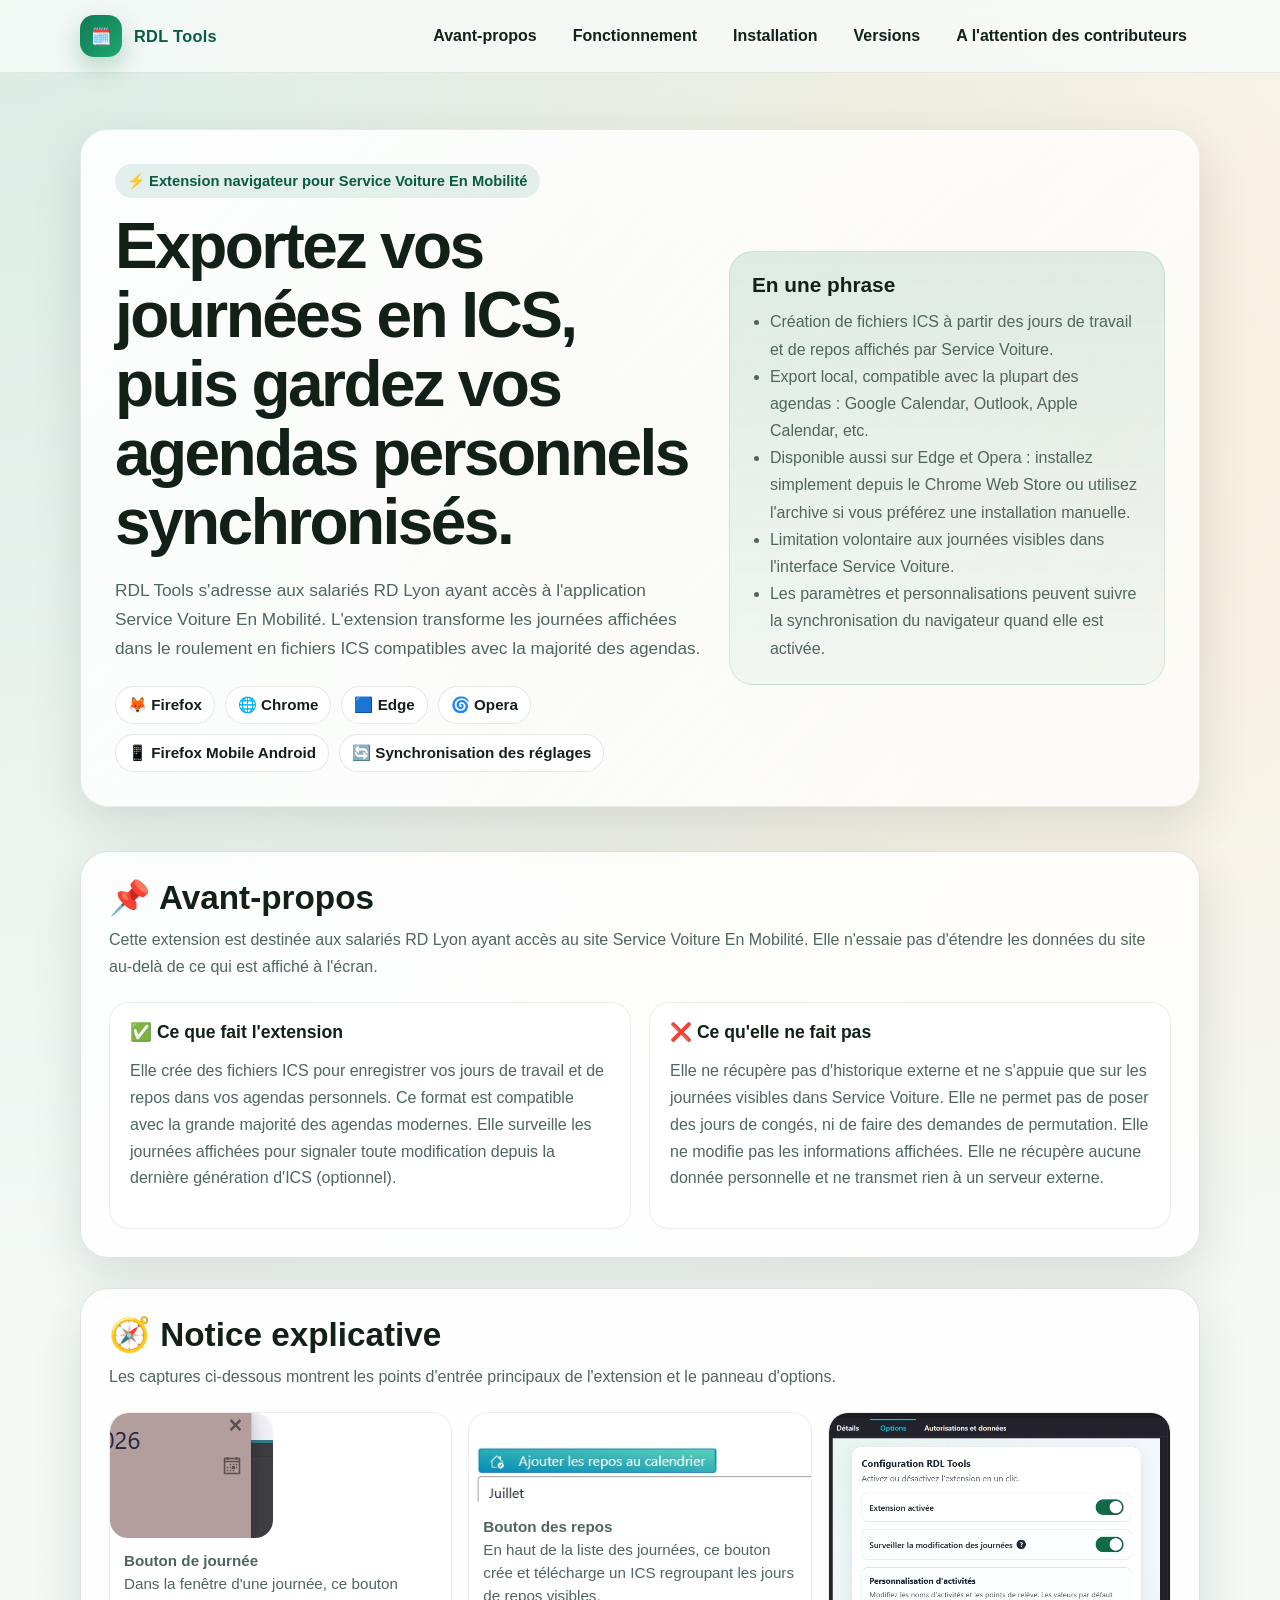
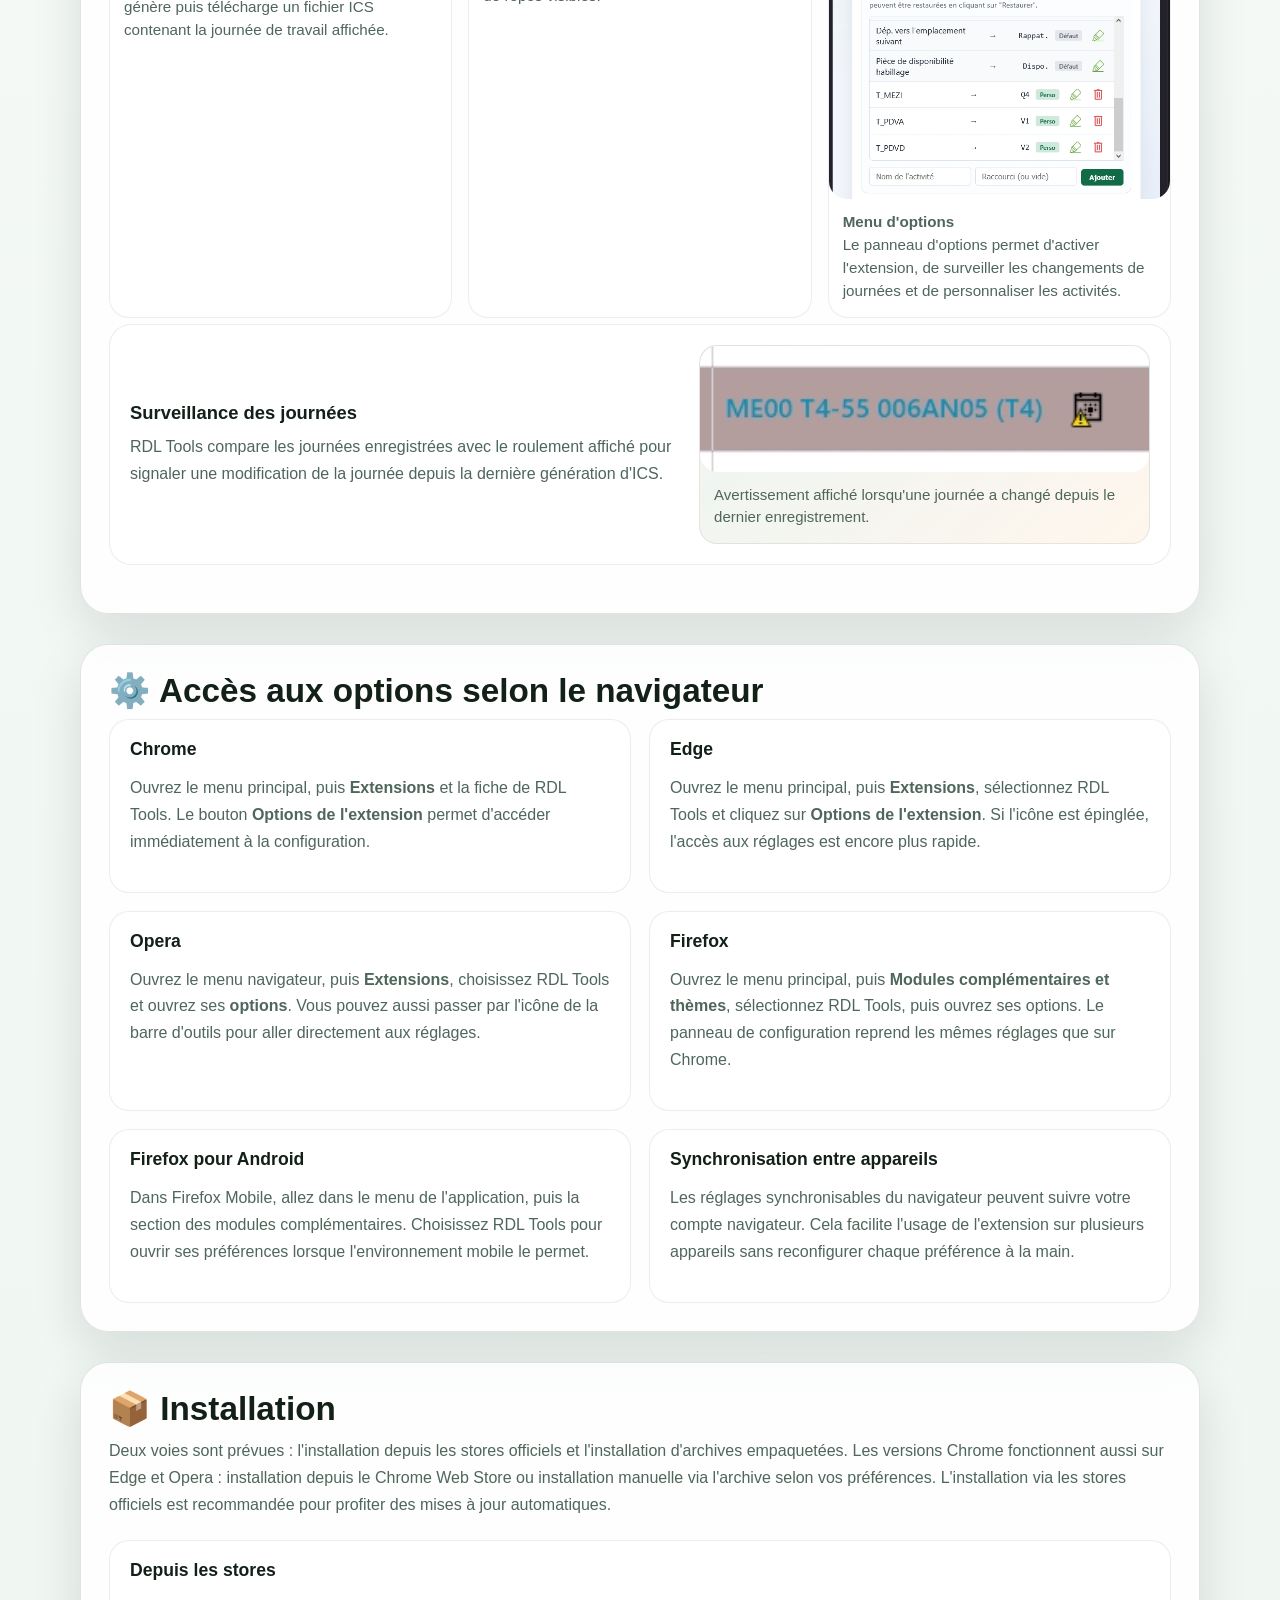
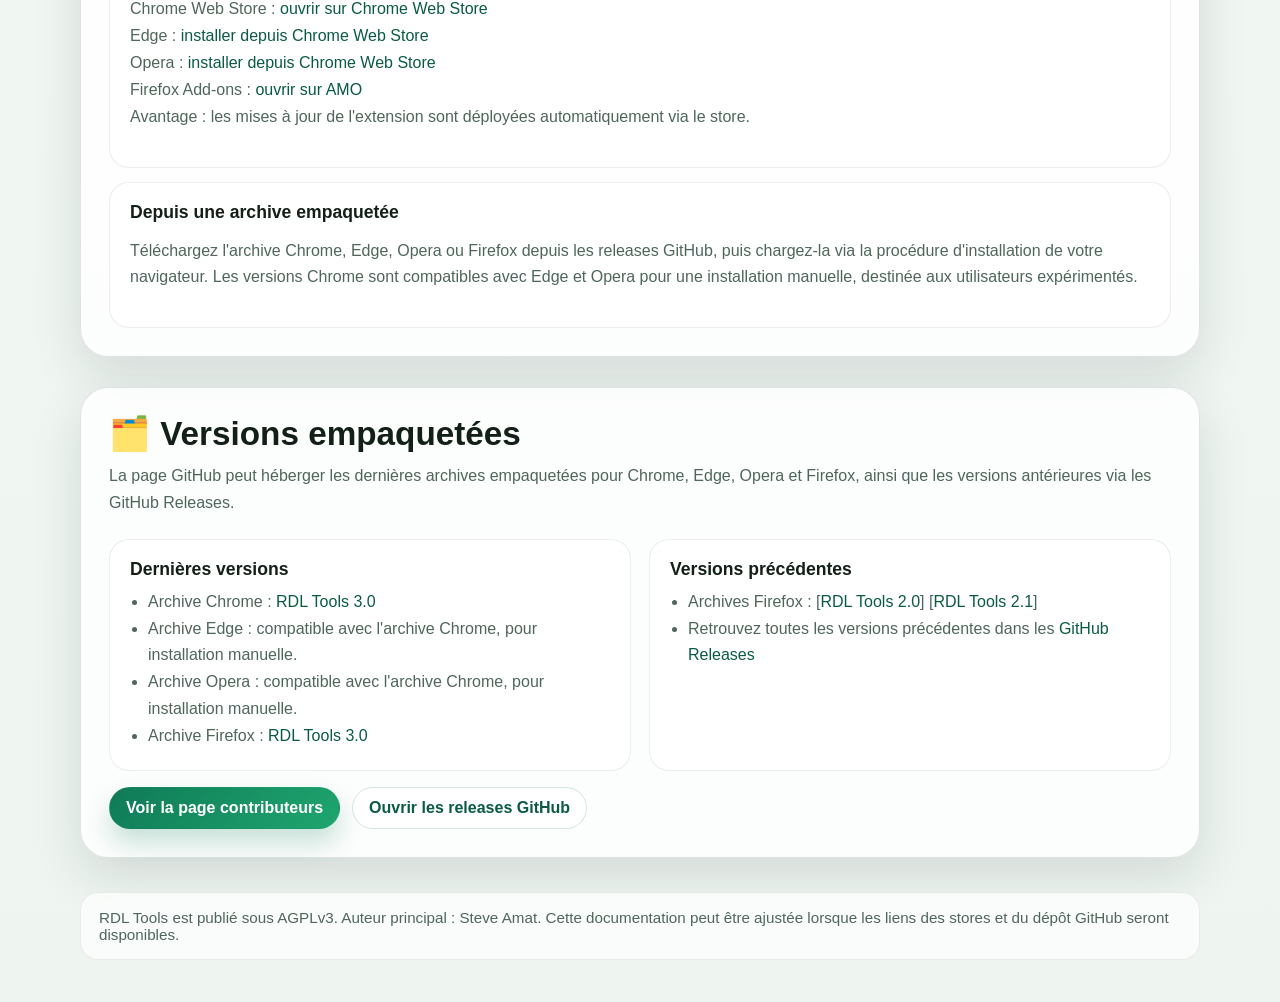
<file: docs/index.html>
<!doctype html>
<html lang="fr">
<head>
    <meta charset="UTF-8">
    <meta name="viewport" content="width=device-width, initial-scale=1.0, viewport-fit=cover">
    <title>RDL Tools - Présentation</title>
    <meta name="description" content="RDL Tools génère des fichiers ICS à partir des journées de travail et de repos affichées par Service Voiture en Mobilité.">
    <link rel="stylesheet" href="styles.css">
</head>
<body>
    <header class="topbar">
        <div class="topbar-inner">
            <a class="brand" href="index.html">
                <span class="brand-mark">🗓️</span>
                <span>RDL Tools</span>
            </a>
            <nav class="nav" aria-label="Navigation principale">
                <a href="#avant-propos">Avant-propos</a>
                <a href="#fonctionnement">Fonctionnement</a>
                <a href="#installation">Installation</a>
                <a href="#versions">Versions</a>
                <a href="contributeurs.html">A l'attention des contributeurs</a>
            </nav>
        </div>
    </header>

    <main class="page-shell">
        <section class="hero">
            <div class="hero-card">
                <div class="hero-grid">
                    <div>
                        <span class="kicker">⚡ Extension navigateur pour Service Voiture En Mobilité</span>
                        <h1>Exportez vos journées en ICS, puis gardez vos agendas personnels synchronisés.</h1>
                        <p class="lead">
                            RDL Tools s'adresse aux salariés RD Lyon ayant accès à l'application Service Voiture En Mobilité.
                            L'extension transforme les journées affichées dans le roulement en fichiers ICS compatibles avec la majorité des agendas.
                        </p>
                        <div class="hero-meta">
                            <span class="pill">🦊 Firefox</span>
                            <span class="pill">🌐 Chrome</span>
                            <span class="pill">🟦 Edge</span>
                            <span class="pill">🌀 Opera</span>
                            <span class="pill">📱 Firefox Mobile Android</span>
                            <span class="pill">🔄 Synchronisation des réglages</span>
                        </div>
                    </div>
                    <aside class="hero-panel">
                        <h2>En une phrase</h2>
                        <ul>
                            <li>Création de fichiers ICS à partir des jours de travail et de repos affichés par Service Voiture.</li>
                            <li>Export local, compatible avec la plupart des agendas : Google Calendar, Outlook, Apple Calendar, etc.</li>
                            <li>Disponible aussi sur Edge et Opera : installez simplement depuis le Chrome Web Store ou utilisez l'archive si vous préférez une installation manuelle.</li>
                            <li>Limitation volontaire aux journées visibles dans l'interface Service Voiture.</li>
                            <li>Les paramètres et personnalisations peuvent suivre la synchronisation du navigateur quand elle est activée.</li>
                        </ul>
                    </aside>
                </div>
            </div>
        </section>

        <section class="section" id="avant-propos">
            <div class="section-card">
                <h2>📌 Avant-propos</h2>
                <p class="section-intro">
                    Cette extension est destinée aux salariés RD Lyon ayant accès au site Service Voiture En Mobilité.
                    Elle n'essaie pas d'étendre les données du site au-delà de ce qui est affiché à l'écran.
                </p>
                <div class="two-col">
                    <div class="info-card">
                        <h3>✅ Ce que fait l'extension</h3>
                        <p>
                            Elle crée des fichiers ICS pour enregistrer vos jours de travail et de repos dans vos agendas personnels.
                            Ce format est compatible avec la grande majorité des agendas modernes.
                            Elle surveille les journées affichées pour signaler toute modification depuis la dernière génération d'ICS (optionnel).
                        </p>
                    </div>
                    <div class="info-card">
                        <h3>❌ Ce qu'elle ne fait pas</h3>
                        <p>
                            Elle ne récupère pas d'historique externe et ne s'appuie que sur les journées visibles dans Service Voiture.
                            Elle ne permet pas de poser des jours de congés, ni de faire des demandes de permutation.
                            Elle ne modifie pas les informations affichées.
                            Elle ne récupère aucune donnée personnelle et ne transmet rien à un serveur externe.
                        </p>
                    </div>
                </div>
            </div>
        </section>

        <section class="section" id="fonctionnement">
            <div class="section-card">
                <h2>🧭 Notice explicative</h2>
                <p class="section-intro">
                    Les captures ci-dessous montrent les points d'entrée principaux de l'extension et le panneau d'options.
                </p>

                <div class="figure-grid">
                    <figure>
                        <img src="images/boutton-journee.jpg" alt="Bouton d'ajout à l'agenda dans la fenêtre d'une journée">
                        <figcaption>
                            <strong>Bouton de journée</strong><br>
                            Dans la fenêtre d'une journée, ce bouton génère puis télécharge un fichier ICS contenant la journée de travail affichée.
                        </figcaption>
                    </figure>
                    <figure>
                        <img src="images/boutton-repos.jpg" alt="Bouton d'ajout des jours de repos au calendrier">
                        <figcaption>
                            <strong>Bouton des repos</strong><br>
                            En haut de la liste des journées, ce bouton crée et télécharge un ICS regroupant les jours de repos visibles.
                        </figcaption>
                    </figure>
                    <figure>
                        <img src="images/menu-options.jpg" alt="Menu d'options de l'extension">
                        <figcaption>
                            <strong>Menu d'options</strong><br>
                            Le panneau d'options permet d'activer l'extension, de surveiller les changements de journées et de personnaliser les activités.
                        </figcaption>
                    </figure>
                </div>

                <div class="surveillance-callout">
                    <div class="surveillance-copy">
                        <h3>Surveillance des journées</h3>
                        <p>
                            RDL Tools compare les journées enregistrées avec le roulement affiché pour signaler une modification de la journée depuis la dernière génération d'ICS.
                        </p>
                    </div>
                    <figure class="surveillance-figure">
                        <img src="images/surveyor-warning.jpg" alt="Avertissement visuel de surveillance des journées quand le roulement a changé">
                        <figcaption>
                            Avertissement affiché lorsqu'une journée a changé depuis le dernier enregistrement.
                        </figcaption>
                    </figure>
                </div>
            </div>
        </section>

        <section class="section">
            <div class="section-card">
                <h2>⚙️ Accès aux options selon le navigateur</h2>
                <div class="cards-grid">
                    <div class="feature-card">
                        <h3>Chrome</h3>
                        <p>
                            Ouvrez le menu principal, puis <strong>Extensions</strong> et la fiche de RDL Tools.
                            Le bouton <strong>Options de l'extension</strong> permet d'accéder immédiatement à la configuration.
                        </p>
                    </div>
                    <div class="feature-card">
                        <h3>Edge</h3>
                        <p>
                            Ouvrez le menu principal, puis <strong>Extensions</strong>, sélectionnez RDL Tools et cliquez sur <strong>Options de l'extension</strong>.
                            Si l'icône est épinglée, l'accès aux réglages est encore plus rapide.
                        </p>
                    </div>
                    <div class="feature-card">
                        <h3>Opera</h3>
                        <p>
                            Ouvrez le menu navigateur, puis <strong>Extensions</strong>, choisissez RDL Tools et ouvrez ses <strong>options</strong>.
                            Vous pouvez aussi passer par l'icône de la barre d'outils pour aller directement aux réglages.
                        </p>
                    </div>
                    <div class="feature-card">
                        <h3>Firefox</h3>
                        <p>
                            Ouvrez le menu principal, puis <strong>Modules complémentaires et thèmes</strong>, sélectionnez RDL Tools, puis ouvrez ses options.
                            Le panneau de configuration reprend les mêmes réglages que sur Chrome.
                        </p>
                    </div>
                    <div class="feature-card">
                        <h3>Firefox pour Android</h3>
                        <p>
                            Dans Firefox Mobile, allez dans le menu de l'application, puis la section des modules complémentaires.
                            Choisissez RDL Tools pour ouvrir ses préférences lorsque l'environnement mobile le permet.
                        </p>
                    </div>
                    <div class="feature-card">
                        <h3>Synchronisation entre appareils</h3>
                        <p>
                            Les réglages synchronisables du navigateur peuvent suivre votre compte navigateur.
                            Cela facilite l'usage de l'extension sur plusieurs appareils sans reconfigurer chaque préférence à la main.
                        </p>
                    </div>
                </div>
            </div>
        </section>

        <section class="section" id="installation">
            <div class="section-card">
                <h2>📦 Installation</h2>
                <p class="section-intro">
                    Deux voies sont prévues : l'installation depuis les stores officiels et l'installation d'archives empaquetées.
                    Les versions Chrome fonctionnent aussi sur Edge et Opera : installation depuis le Chrome Web Store ou installation manuelle via l'archive selon vos préférences.
                    L'installation via les stores officiels est recommandée pour profiter des mises à jour automatiques.
                </p>

                <div class="download-links">
                    <div class="download-card">
                        <h3>Depuis les stores</h3>
                        <p>
                            Chrome Web Store : <a href="https://chromewebstore.google.com/detail/mbpkkkgagjibgcmnjnbacfhecanjkckg?utm_source=item-share-cb" target="_blank" rel="noreferrer">ouvrir sur Chrome Web Store</a><br>
                            Edge : <a href="https://chromewebstore.google.com/detail/mbpkkkgagjibgcmnjnbacfhecanjkckg?utm_source=item-share-cb" target="_blank" rel="noreferrer">installer depuis Chrome Web Store</a><br>
                            Opera : <a href="https://chromewebstore.google.com/detail/mbpkkkgagjibgcmnjnbacfhecanjkckg?utm_source=item-share-cb" target="_blank" rel="noreferrer">installer depuis Chrome Web Store</a><br>
                            Firefox Add-ons : <a href="https://addons.mozilla.org/fr/firefox/addon/rdl-tools/" target="_blank" rel="noreferrer">ouvrir sur AMO</a>
                            <br>Avantage : les mises à jour de l'extension sont déployées automatiquement via le store.
                        </p>
                    </div>
                    <div class="download-card">
                        <h3>Depuis une archive empaquetée</h3>
                        <p>
                            Téléchargez l'archive Chrome, Edge, Opera ou Firefox depuis les releases GitHub, puis chargez-la via la procédure d'installation de votre navigateur.
                            Les versions Chrome sont compatibles avec Edge et Opera pour une installation manuelle, destinée aux utilisateurs expérimentés.
                        </p>
                    </div>
                </div>
            </div>
        </section>

        <section class="section" id="versions">
            <div class="section-card">
                <h2>🗂️ Versions empaquetées</h2>
                <p class="section-intro">
                    La page GitHub peut héberger les dernières archives empaquetées pour Chrome, Edge, Opera et Firefox, ainsi que les versions antérieures via les GitHub Releases.
                </p>
                <div class="two-col">
                    <div class="info-card">
                        <h3>Dernières versions</h3>
                        <ul class="list">
                            <li>Archive Chrome : <a href="https://github.com/Dev-Statam/RDL-Tools/releases/tag/v3.0" target="_blank" rel="noreferrer">RDL Tools 3.0</a></li>
                            <li>Archive Edge : compatible avec l'archive Chrome, pour installation manuelle.</li>
                            <li>Archive Opera : compatible avec l'archive Chrome, pour installation manuelle.</li>
                            <li>Archive Firefox : <a href="https://github.com/Dev-Statam/RDL-Tools/releases/tag/v3.0" target="_blank" rel="noreferrer">RDL Tools 3.0</a></li>
                        </ul>
                    </div>
                    <div class="info-card">
                        <h3>Versions précédentes</h3>
                        <ul class="list">
                            <li>Archives Firefox : [<a href="https://github.com/Dev-Statam/RDL-Tools/releases/tag/v2.0" target="_blank" rel="noreferrer">RDL Tools 2.0</a>] [<a href="https://github.com/Dev-Statam/RDL-Tools/releases/tag/v2.1" target="_blank" rel="noreferrer">RDL Tools 2.1</a>]</li>
                            <li>Retrouvez toutes les versions précédentes dans les <a href="https://github.com/Dev-Statam/RDL-Tools/releases/" target="_blank" rel="noreferrer">GitHub Releases</a></li>
                        </ul>
                    </div>
                </div>
                <div class="button-row">
                    <a class="button primary" href="contributeurs.html">Voir la page contributeurs</a>
                    <a class="button secondary" href="https://github.com/Dev-Statam/RDL-Tools/releases" target="_blank" rel="noreferrer">Ouvrir les releases GitHub</a>
                </div>
            </div>
        </section>

        <footer class="footer">
            <div class="footer-card">
                RDL Tools est publié sous AGPLv3. Auteur principal : Steve Amat. Cette documentation peut être ajustée lorsque les liens des stores et du dépôt GitHub seront disponibles.
            </div>
        </footer>
    </main>
</body>
</html>
</file>
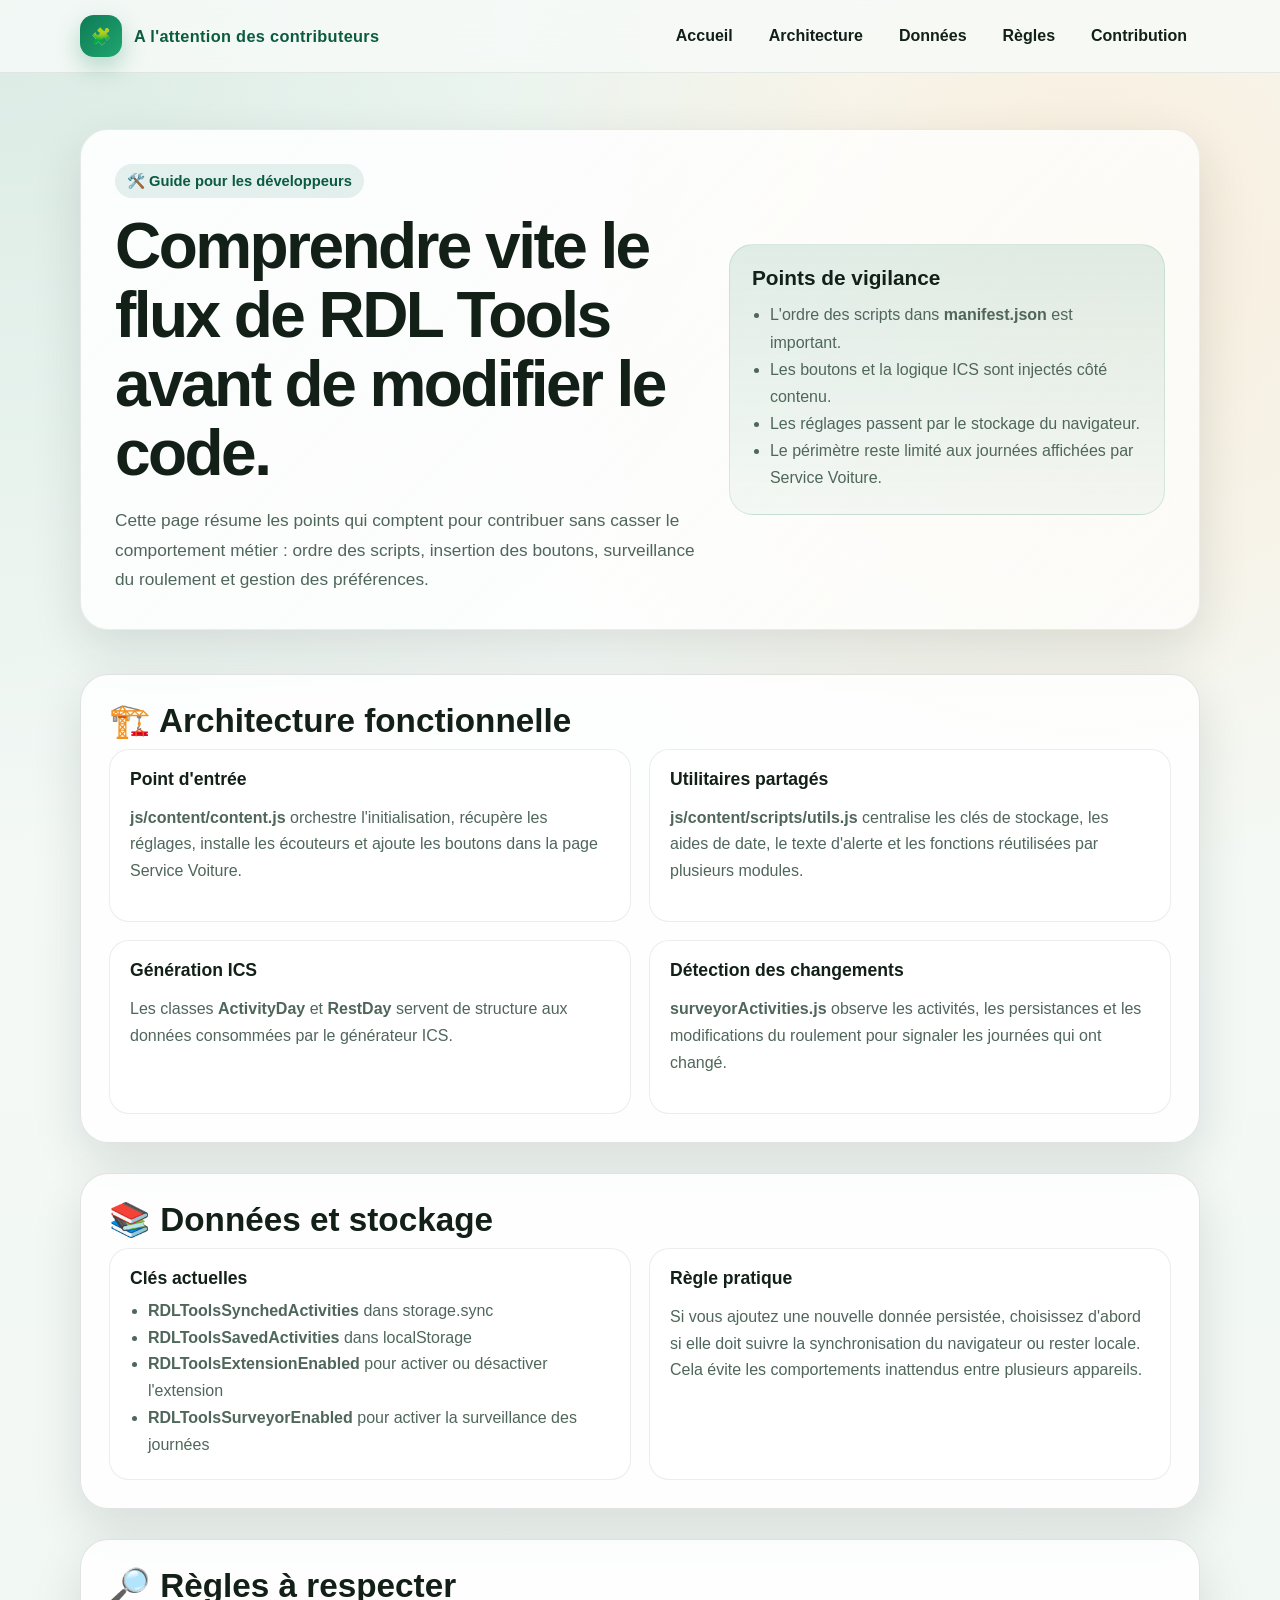
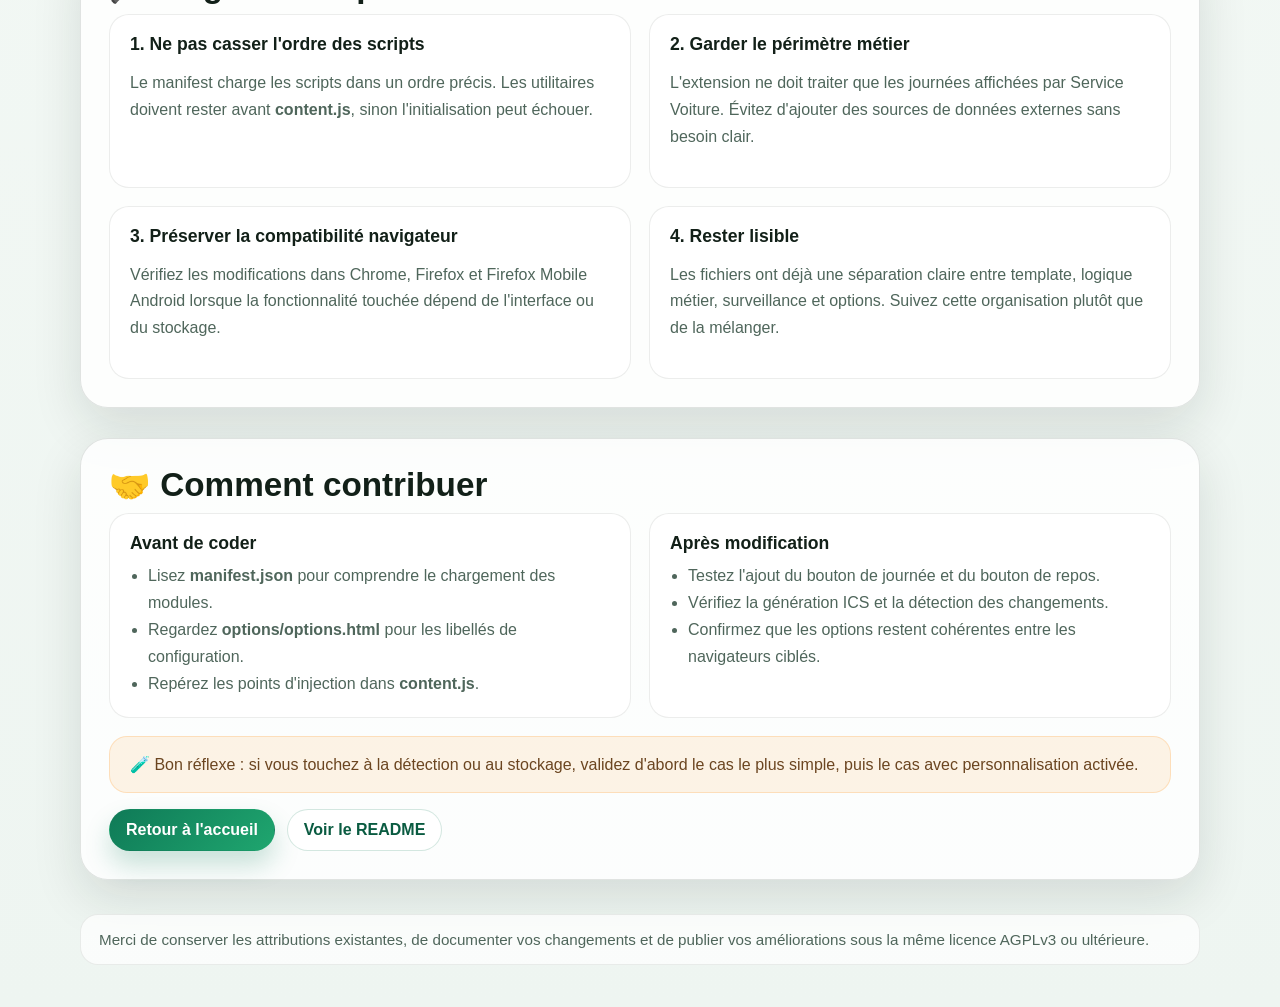
<file: docs/contributeurs.html>
<!doctype html>
<html lang="fr">
<head>
    <meta charset="UTF-8">
    <meta name="viewport" content="width=device-width, initial-scale=1.0, viewport-fit=cover">
    <title>RDL Tools - A l'attention des contributeurs</title>
    <meta name="description" content="Repères techniques pour contribuer à RDL Tools.">
    <link rel="stylesheet" href="styles.css">
</head>
<body>
    <header class="topbar">
        <div class="topbar-inner">
            <a class="brand" href="index.html">
                <span class="brand-mark">🧩</span>
                <span>A l'attention des contributeurs</span>
            </a>
            <nav class="nav" aria-label="Navigation principale">
                <a href="index.html">Accueil</a>
                <a href="#architecture">Architecture</a>
                <a href="#donnees">Données</a>
                <a href="#regles">Règles</a>
                <a href="#contribution">Contribution</a>
            </nav>
        </div>
    </header>

    <main class="page-shell">
        <section class="hero">
            <div class="hero-card">
                <div class="hero-grid">
                    <div>
                        <span class="kicker">🛠️ Guide pour les développeurs</span>
                        <h1>Comprendre vite le flux de RDL Tools avant de modifier le code.</h1>
                        <p class="lead">
                            Cette page résume les points qui comptent pour contribuer sans casser le comportement métier : ordre des scripts, insertion des boutons, surveillance du roulement et gestion des préférences.
                        </p>
                    </div>
                    <aside class="hero-panel">
                        <h2>Points de vigilance</h2>
                        <ul>
                            <li>L'ordre des scripts dans <strong>manifest.json</strong> est important.</li>
                            <li>Les boutons et la logique ICS sont injectés côté contenu.</li>
                            <li>Les réglages passent par le stockage du navigateur.</li>
                            <li>Le périmètre reste limité aux journées affichées par Service Voiture.</li>
                        </ul>
                    </aside>
                </div>
            </div>
        </section>

        <section class="section" id="architecture">
            <div class="section-card">
                <h2>🏗️ Architecture fonctionnelle</h2>
                <div class="cards-grid">
                    <div class="info-card">
                        <h3>Point d'entrée</h3>
                        <p>
                            <strong>js/content/content.js</strong> orchestre l'initialisation, récupère les réglages, installe les écouteurs et ajoute les boutons dans la page Service Voiture.
                        </p>
                    </div>
                    <div class="info-card">
                        <h3>Utilitaires partagés</h3>
                        <p>
                            <strong>js/content/scripts/utils.js</strong> centralise les clés de stockage, les aides de date, le texte d'alerte et les fonctions réutilisées par plusieurs modules.
                        </p>
                    </div>
                    <div class="info-card">
                        <h3>Génération ICS</h3>
                        <p>
                            Les classes <strong>ActivityDay</strong> et <strong>RestDay</strong> servent de structure aux données consommées par le générateur ICS.
                        </p>
                    </div>
                    <div class="info-card">
                        <h3>Détection des changements</h3>
                        <p>
                            <strong>surveyorActivities.js</strong> observe les activités, les persistances et les modifications du roulement pour signaler les journées qui ont changé.
                        </p>
                    </div>
                </div>
            </div>
        </section>

        <section class="section" id="donnees">
            <div class="section-card">
                <h2>📚 Données et stockage</h2>
                <div class="two-col">
                    <div class="feature-card">
                        <h3>Clés actuelles</h3>
                        <ul class="list">
                            <li><strong>RDLToolsSynchedActivities</strong> dans storage.sync</li>
                            <li><strong>RDLToolsSavedActivities</strong> dans localStorage</li>
                            <li><strong>RDLToolsExtensionEnabled</strong> pour activer ou désactiver l'extension</li>
                            <li><strong>RDLToolsSurveyorEnabled</strong> pour activer la surveillance des journées</li>
                        </ul>
                    </div>
                    <div class="feature-card">
                        <h3>Règle pratique</h3>
                        <p>
                            Si vous ajoutez une nouvelle donnée persistée, choisissez d'abord si elle doit suivre la synchronisation du navigateur ou rester locale.
                            Cela évite les comportements inattendus entre plusieurs appareils.
                        </p>
                    </div>
                </div>
            </div>
        </section>

        <section class="section" id="regles">
            <div class="section-card">
                <h2>🔎 Règles à respecter</h2>
                <div class="cards-grid">
                    <div class="download-card">
                        <h3>1. Ne pas casser l'ordre des scripts</h3>
                        <p>
                            Le manifest charge les scripts dans un ordre précis. Les utilitaires doivent rester avant <strong>content.js</strong>, sinon l'initialisation peut échouer.
                        </p>
                    </div>
                    <div class="download-card">
                        <h3>2. Garder le périmètre métier</h3>
                        <p>
                            L'extension ne doit traiter que les journées affichées par Service Voiture. Évitez d'ajouter des sources de données externes sans besoin clair.
                        </p>
                    </div>
                    <div class="download-card">
                        <h3>3. Préserver la compatibilité navigateur</h3>
                        <p>
                            Vérifiez les modifications dans Chrome, Firefox et Firefox Mobile Android lorsque la fonctionnalité touchée dépend de l'interface ou du stockage.
                        </p>
                    </div>
                    <div class="download-card">
                        <h3>4. Rester lisible</h3>
                        <p>
                            Les fichiers ont déjà une séparation claire entre template, logique métier, surveillance et options. Suivez cette organisation plutôt que de la mélanger.
                        </p>
                    </div>
                </div>
            </div>
        </section>

        <section class="section" id="contribution">
            <div class="section-card">
                <h2>🤝 Comment contribuer</h2>
                <div class="two-col">
                    <div class="info-card">
                        <h3>Avant de coder</h3>
                        <ul class="list">
                            <li>Lisez <strong>manifest.json</strong> pour comprendre le chargement des modules.</li>
                            <li>Regardez <strong>options/options.html</strong> pour les libellés de configuration.</li>
                            <li>Repérez les points d'injection dans <strong>content.js</strong>.</li>
                        </ul>
                    </div>
                    <div class="info-card">
                        <h3>Après modification</h3>
                        <ul class="list">
                            <li>Testez l'ajout du bouton de journée et du bouton de repos.</li>
                            <li>Vérifiez la génération ICS et la détection des changements.</li>
                            <li>Confirmez que les options restent cohérentes entre les navigateurs ciblés.</li>
                        </ul>
                    </div>
                </div>
                <div class="callout">
                    🧪 Bon réflexe : si vous touchez à la détection ou au stockage, validez d'abord le cas le plus simple, puis le cas avec personnalisation activée.
                </div>
                <div class="button-row">
                    <a class="button primary" href="index.html">Retour à l'accueil</a>
                    <a class="button secondary" href="https://github.com/Dev-Statam/RDL-Tools/blob/latest/README.md">Voir le README</a>
                </div>
            </div>
        </section>

        <footer class="footer">
            <div class="footer-card">
                Merci de conserver les attributions existantes, de documenter vos changements et de publier vos améliorations sous la même licence AGPLv3 ou ultérieure.
            </div>
        </footer>
    </main>
</body>
</html>
</file>
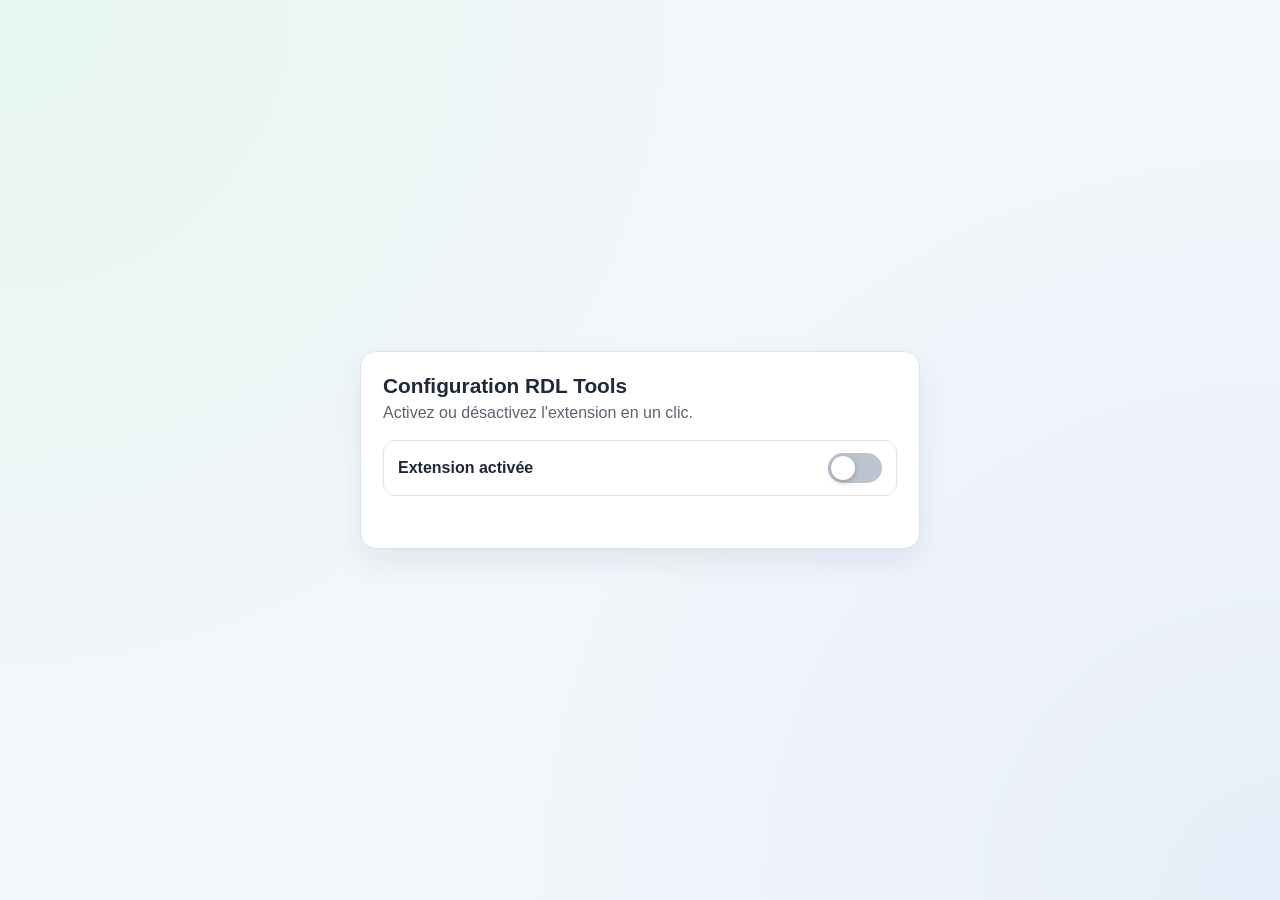
<file: options/options.html>
<!doctype html>
<html lang="fr">
<head>
    <meta charset="UTF-8">
    <meta name="viewport" content="width=device-width, initial-scale=1.0, viewport-fit=cover">
    <title>RDL Tools - Configuration</title>
    <link rel="stylesheet" href="options.css">
</head>
<body>
    <main class="settings-card">
        <h1>Configuration RDL Tools</h1>
        <p class="subtitle">Activez ou désactivez l'extension en un clic.</p>

        <label class="toggle-row" for="extension-enabled">
            <span class="toggle-label">Extension activée</span>
            <input id="extension-enabled" class="toggle-checkbox" type="checkbox" aria-label="Activer l'extension">
            <span class="toggle-ui" aria-hidden="true"></span>
        </label>

        <section id="surveyor-settings" class="sub-settings" hidden>
            <label class="toggle-row" for="surveyor-enabled">
                <span class="toggle-label with-help">
                    Surveiller la modification des journées
                    <span class="help-badge" tabindex="0" aria-label="Aide">?
                        <span class="help-tooltip">Vous avertit si une journée a été modifier par l'ordonnancement depuis la dernière génération du fichier ICS</span>
                    </span>
                </span>
                <input id="surveyor-enabled" class="toggle-checkbox" type="checkbox" aria-label="Surveiller la modification des journées">
                <span class="toggle-ui" aria-hidden="true"></span>
            </label>
        </section>

        <section id="activity-mapping-settings" class="sub-settings" hidden>
            <h2>Personnalisation d'activités</h2>
            <p class="subtitle-small">Modifiez les noms d'activités et les points de relève. Les valeurs par défaut peuvent être restaurées en cliquant sur "Restaurer".</p>

            <div id="mapping-list" class="mapping-list"></div>

            <div class="mapping-form">
                <input id="mapping-input-key" type="text" placeholder="Nom de l'activité" maxlength="100">
                <input id="mapping-input-value" type="text" placeholder="Raccourci (ou vide)" maxlength="15">
                <div class="mapping-form-buttons">
                    <button id="mapping-btn-add" type="button">Ajouter</button>
                    <button id="mapping-btn-cancel" type="button" style="display: none;">Annuler</button>
                </div>
            </div>
        </section>

        <p id="save-status" class="status" role="status" aria-live="polite"></p>
    </main>

    <script src="../js/defaults.js"></script>
    <script src="options.js"></script>
</body>
</html>
</file>
<file: docs/styles.css>
:root {
    color-scheme: light;
    --bg: #eef5f1;
    --bg-alt: #ffffff;
    --surface: rgba(255, 255, 255, 0.82);
    --surface-strong: #ffffff;
    --text: #122018;
    --muted: #4f665b;
    --primary: #0f7a57;
    --primary-dark: #0a5b41;
    --accent: #ffb86b;
    --border: rgba(18, 32, 24, 0.12);
    --shadow: 0 18px 50px rgba(16, 31, 23, 0.12);
    --radius-xl: 28px;
    --radius-lg: 20px;
    --radius-md: 14px;
    --max-width: 1120px;
    --font-body: "Trebuchet MS", "Segoe UI", "Aptos", sans-serif;
    --font-display: "Gill Sans", "Trebuchet MS", "Segoe UI", sans-serif;
}

* {
    box-sizing: border-box;
}

html {
    scroll-behavior: smooth;
}

body {
    margin: 0;
    font-family: var(--font-body);
    color: var(--text);
    background:
        radial-gradient(circle at top left, rgba(15, 122, 87, 0.12), transparent 30%),
        radial-gradient(circle at 85% 10%, rgba(255, 184, 107, 0.2), transparent 24%),
        linear-gradient(180deg, #f7fbf8 0%, var(--bg) 100%);
}

a {
    color: var(--primary-dark);
    text-decoration: none;
}

a:hover {
    text-decoration: underline;
}

img {
    max-width: 100%;
    display: block;
    border-radius: 18px;
}

.page-shell {
    width: min(100% - 32px, var(--max-width));
    margin: 0 auto;
}

.topbar {
    position: sticky;
    top: 0;
    z-index: 40;
    backdrop-filter: blur(18px);
    background: rgba(247, 251, 248, 0.82);
    border-bottom: 1px solid rgba(18, 32, 24, 0.08);
}

.topbar-inner {
    width: min(100% - 32px, var(--max-width));
    margin: 0 auto;
    min-height: 72px;
    display: flex;
    align-items: center;
    justify-content: space-between;
    gap: 16px;
}

.brand {
    display: flex;
    align-items: center;
    gap: 12px;
    font-family: var(--font-display);
    font-size: 1.02rem;
    font-weight: 700;
    letter-spacing: 0.02em;
}

.brand-mark {
    width: 42px;
    height: 42px;
    border-radius: 14px;
    display: grid;
    place-items: center;
    color: white;
    background: linear-gradient(135deg, var(--primary), #1fa66f);
    box-shadow: 0 10px 24px rgba(15, 122, 87, 0.28);
}

.nav {
    display: flex;
    flex-wrap: wrap;
    align-items: center;
    justify-content: flex-end;
    gap: 10px;
}

.nav a {
    padding: 9px 13px;
    border-radius: 999px;
    color: var(--text);
    font-weight: 600;
    transition: background 0.2s ease, transform 0.2s ease;
}

.nav a:hover {
    background: rgba(15, 122, 87, 0.08);
    text-decoration: none;
    transform: translateY(-1px);
}

.hero {
    padding: 56px 0 24px;
}

.hero-card {
    background: linear-gradient(135deg, rgba(255, 255, 255, 0.9), rgba(255, 255, 255, 0.68));
    border: 1px solid rgba(18, 32, 24, 0.08);
    border-radius: var(--radius-xl);
    box-shadow: var(--shadow);
    overflow: hidden;
}

.hero-grid {
    display: grid;
    grid-template-columns: 1.15fr 0.85fr;
    gap: 24px;
    padding: 34px;
    align-items: center;
}

.kicker {
    display: inline-flex;
    align-items: center;
    gap: 8px;
    padding: 8px 12px;
    border-radius: 999px;
    background: rgba(15, 122, 87, 0.1);
    color: var(--primary-dark);
    font-size: 0.92rem;
    font-weight: 700;
}

h1, h2, h3 {
    font-family: var(--font-display);
    line-height: 1.08;
    margin: 0;
}

h1 {
    font-size: clamp(2.3rem, 5vw, 4.7rem);
    letter-spacing: -0.04em;
    margin-top: 14px;
}

.lead {
    margin: 18px 0 0;
    max-width: 66ch;
    font-size: 1.08rem;
    line-height: 1.7;
    color: var(--muted);
}

.hero-meta {
    margin-top: 22px;
    display: flex;
    flex-wrap: wrap;
    gap: 10px;
}

.pill {
    padding: 9px 12px;
    border-radius: 999px;
    background: white;
    border: 1px solid rgba(18, 32, 24, 0.1);
    font-size: 0.95rem;
    font-weight: 600;
    color: var(--text);
}

.hero-panel {
    background: linear-gradient(180deg, rgba(15, 122, 87, 0.12), rgba(15, 122, 87, 0.04));
    border-radius: 24px;
    padding: 22px;
    border: 1px solid rgba(15, 122, 87, 0.12);
}

.hero-panel h2 {
    font-size: 1.3rem;
    margin-bottom: 12px;
}

.hero-panel ul {
    margin: 0;
    padding-left: 18px;
    color: var(--muted);
    line-height: 1.7;
}

.section {
    padding: 20px 0 10px;
}

.section-card {
    background: var(--surface);
    border: 1px solid var(--border);
    border-radius: var(--radius-xl);
    box-shadow: var(--shadow);
    padding: 28px;
}

.section h2 {
    font-size: clamp(1.6rem, 2.6vw, 2.35rem);
    margin-bottom: 10px;
}

.section-intro {
    margin: 0 0 22px;
    color: var(--muted);
    line-height: 1.7;
}

.cards-grid {
    display: grid;
    grid-template-columns: repeat(2, minmax(0, 1fr));
    gap: 18px;
}

.feature-card,
.info-card,
.download-card {
    background: var(--surface-strong);
    border: 1px solid rgba(18, 32, 24, 0.08);
    border-radius: var(--radius-lg);
    padding: 20px;
}

.feature-card h3,
.info-card h3,
.download-card h3 {
    font-size: 1.1rem;
    margin-bottom: 10px;
}

.feature-card p,
.info-card p,
.download-card p,
.feature-card li,
.info-card li,
.download-card li {
    color: var(--muted);
    line-height: 1.68;
}

.callout {
    margin-top: 18px;
    padding: 18px 20px;
    border-radius: 18px;
    background: rgba(255, 184, 107, 0.16);
    border: 1px solid rgba(255, 184, 107, 0.35);
    color: #6b4520;
}

.surveillance-callout {
    display: grid;
    grid-template-columns: 1.1fr 0.9fr;
    gap: 18px;
    align-items: center;
    margin: 6px 0 20px;
    padding: 20px;
    border-radius: 22px;
    background: white;
    border: 1px solid rgba(18, 32, 24, 0.08);
}

.surveillance-copy h3 {
    font-size: 1.15rem;
    margin-bottom: 10px;
}

.surveillance-copy p {
    margin: 0;
    color: var(--muted);
    line-height: 1.7;
}

.surveillance-figure {
    margin: 0;
    background: linear-gradient(135deg, rgba(15, 122, 87, 0.08), rgba(255, 184, 107, 0.12));
    border-radius: 18px;
    overflow: hidden;
    border: 1px solid rgba(18, 32, 24, 0.08);
}

.surveillance-figure img {
    width: 100%;
    object-fit: cover;
}

.surveillance-figure figcaption {
    padding: 12px 14px 14px;
    font-size: 0.94rem;
    color: var(--muted);
    line-height: 1.5;
}

.figure-grid {
    display: grid;
    grid-template-columns: repeat(3, minmax(0, 1fr));
    gap: 16px;
}

figure {
    margin: 0;
    background: white;
    border-radius: var(--radius-lg);
    overflow: hidden;
    border: 1px solid rgba(18, 32, 24, 0.08);
}

figure figcaption {
    padding: 12px 14px 15px;
    font-size: 0.95rem;
    color: var(--muted);
    line-height: 1.5;
}

.list {
    margin: 0;
    padding-left: 18px;
    line-height: 1.8;
}

.two-col {
    display: grid;
    grid-template-columns: 1fr 1fr;
    gap: 18px;
}

.download-links {
    display: grid;
    gap: 14px;
}

.button-row {
    display: flex;
    flex-wrap: wrap;
    gap: 12px;
    margin-top: 16px;
}

.button {
    display: inline-flex;
    align-items: center;
    justify-content: center;
    padding: 11px 16px;
    border-radius: 999px;
    border: 1px solid transparent;
    font-weight: 700;
    text-decoration: none;
    transition: transform 0.2s ease, box-shadow 0.2s ease, background 0.2s ease;
}

.button:hover {
    text-decoration: none;
    transform: translateY(-1px);
}

.button.primary {
    background: linear-gradient(135deg, var(--primary), #1fa66f);
    color: white;
    box-shadow: 0 14px 26px rgba(15, 122, 87, 0.22);
}

.button.secondary {
    background: white;
    color: var(--primary-dark);
    border-color: rgba(15, 122, 87, 0.18);
}

.footer {
    padding: 24px 0 42px;
    color: var(--muted);
    font-size: 0.95rem;
}

.footer-card {
    padding: 16px 18px;
    border-radius: 18px;
    background: rgba(255, 255, 255, 0.72);
    border: 1px solid rgba(18, 32, 24, 0.08);
}

@media (max-width: 920px) {
    .hero-grid,
    .cards-grid,
    .two-col,
    .surveillance-callout,
    .figure-grid {
        grid-template-columns: 1fr;
    }

    .topbar-inner {
        align-items: flex-start;
        flex-direction: column;
        padding: 14px 0;
    }

    .hero {
        padding-top: 28px;
    }
}

@media (max-width: 640px) {
    .hero-grid,
    .section-card {
        padding: 20px;
    }

    h1 {
        font-size: 2.3rem;
    }
}
</file>
<file: options/options.css>
:root {
    --bg: #f3f6fb;
    --card: #ffffff;
    --text: #1f2937;
    --muted: #5b6472;
    --accent: #106b46;
    --accent-soft: #cfe9dd;
    --border: #dce3ee;
}

* {
    box-sizing: border-box;
}

body {
    margin: 0;
    min-height: 100vh;
    font-family: "Segoe UI", Tahoma, Geneva, Verdana, sans-serif;
    color: var(--text);
    background:
        radial-gradient(circle at 0% 0%, #e7f7ef 0%, transparent 45%),
        radial-gradient(circle at 100% 100%, #e7eef9 0%, transparent 50%),
        var(--bg);
    display: grid;
    place-items: center;
    padding: 16px;
}

.settings-card {
    width: min(560px, 100%);
    background: var(--card);
    border: 1px solid var(--border);
    border-radius: 16px;
    padding: 22px;
    box-shadow: 0 12px 30px rgba(11, 34, 66, 0.08);
}

h1 {
    margin: 0 0 6px;
    font-size: 1.3rem;
}

.subtitle {
    margin: 0 0 18px;
    color: var(--muted);
}

.toggle-row {
    position: relative;
    display: flex;
    align-items: center;
    justify-content: space-between;
    gap: 12px;
    padding: 12px 14px;
    border: 1px solid var(--border);
    border-radius: 12px;
    cursor: pointer;
}

.toggle-label {
    font-weight: 600;
}

.toggle-checkbox {
    position: absolute;
    opacity: 0;
    width: 0;
    height: 0;
}

.toggle-ui {
    width: 54px;
    height: 30px;
    border-radius: 999px;
    background: #bcc4d0;
    position: relative;
    transition: background-color 0.2s ease;
}

.toggle-ui::after {
    content: "";
    width: 24px;
    height: 24px;
    border-radius: 50%;
    background: #fff;
    position: absolute;
    top: 3px;
    left: 3px;
    box-shadow: 0 2px 6px rgba(0, 0, 0, 0.22);
    transition: transform 0.2s ease;
}

.toggle-checkbox:checked + .toggle-ui {
    background: var(--accent);
}

.toggle-checkbox:checked + .toggle-ui::after {
    transform: translateX(24px);
}

.toggle-checkbox:focus-visible + .toggle-ui {
    outline: 3px solid var(--accent-soft);
    outline-offset: 2px;
}

.status {
    min-height: 1.2em;
    margin: 12px 0 0;
    color: var(--muted);
    font-size: 0.95rem;
}

.sub-settings {
    margin-top: 14px;
    padding: 14px;
    border: 1px solid var(--border);
    border-radius: 12px;
    background: #fbfdff;
}

#surveyor-settings .toggle-row,
#activity-mapping-settings .toggle-row {
    border: none;
    padding: 0;
    margin: 0;
    width: 100%;
}

.sub-settings h2 {
    margin: 0 0 6px;
    font-size: 1rem;
}

.subtitle-small {
    margin: 0 0 12px;
    color: var(--muted);
    font-size: 0.9rem;
}

.mapping-list {
    margin-bottom: 12px;
    max-height: 300px;
    overflow-y: auto;
    border: 1px solid var(--border);
    border-radius: 8px;
    background: #ffffff;
}

.mapping-item {
    display: flex;
    align-items: center;
    justify-content: space-between;
    gap: 12px;
    padding: 8px 12px;
    border-bottom: 1px solid var(--border);
    cursor: pointer;
    transition: background 0.2s ease;
}

.mapping-item:hover {
    background: #f0f7ff;
}

.mapping-item:last-child {
    border-bottom: none;
}

.mapping-item.default {
    background: #f9fafb;
}

.mapping-item.default:hover {
    background: #f0f1f2;
}

.mapping-item-info {
    flex: 1;
    display: flex;
    align-items: center;
    gap: 12px;
}

.mapping-item-key {
    flex: 1;
    font-weight: 500;
    word-break: break-word;
}

.mapping-item-arrow {
    color: var(--muted);
    font-size: 0.9rem;
}

.mapping-item-value {
    flex: 0 1 100px;
    text-align: right;
    font-family: monospace;
    font-size: 0.95rem;
}

.mapping-item-badge {
    display: inline-block;
    padding: 2px 8px;
    border-radius: 4px;
    background: var(--accent-soft);
    color: var(--accent);
    font-size: 0.75rem;
    font-weight: 600;
    white-space: nowrap;
}

.mapping-item.default .mapping-item-badge {
    background: #e5e7eb;
    color: var(--muted);
}

.mapping-item-actions {
    display: flex;
    gap: 6px;
    flex: 0 0 auto;
}

.mapping-item-btn {
    background: transparent;
    border: none;
    cursor: pointer;
    padding: 4px 6px;
    border-radius: 4px;
    font-size: 0.85rem;
    font-weight: 600;
    transition: background 0.2s ease;
    display: flex;
    align-items: center;
    justify-content: center;
}

.mapping-item-btn-edit {
    color: #3b82f6;
}

.mapping-item-btn-edit:hover {
    background: #dbeafe;
}

.mapping-item-btn-delete {
    color: #ef4444;
}

.mapping-item-btn-delete:hover {
    background: #fee2e2;
}

.mapping-item-btn-restore {
    color: #f59e0b;
}

.mapping-item-btn-restore:hover {
    background: #fef3c7;
}

.mapping-form {
    display: flex;
    gap: 8px;
    margin-top: 12px;
    align-items: flex-end;
}

.mapping-form input {
    flex: 1;
    min-width: 100px;
    padding: 8px 12px;
    border: 1px solid var(--border);
    border-radius: 6px;
    font-size: 0.95rem;
}

.mapping-form input:focus {
    outline: none;
    border-color: var(--accent);
    box-shadow: 0 0 0 2px var(--accent-soft);
}

.mapping-form-buttons {
    display: flex;
    gap: 8px;
    flex: 0 1 auto;
}

.mapping-form button {
    padding: 8px 16px;
    background: var(--accent);
    color: white;
    border: none;
    border-radius: 6px;
    font-weight: 600;
    cursor: pointer;
    transition: background 0.2s ease;
    white-space: nowrap;
}

.mapping-form button:hover {
    background: #0f5a3e;
}

.mapping-form button:active {
    transform: scale(0.98);
}

.btn-icon {
    display: flex;
    align-items: center;
    justify-content: center;
    padding: 6px 8px !important;
    background: transparent !important;
    border: 1px solid transparent !important;
    cursor: pointer;
    transition: all 0.2s ease;
}

.btn-icon img {
    width: 24px;
    height: 24px;
    display: block;
}

.mapping-item-btn.btn-icon {
    padding: 4px 6px !important;
    background: transparent !important;
}

.mapping-item-btn-edit.btn-icon {
    color: #3b82f6;
}

.mapping-item-btn-edit.btn-icon:hover {
    background: #dbeafe !important;
    border-radius: 4px;
}

.mapping-item-btn-delete.btn-icon {
    color: #ef4444;
}

.mapping-item-btn-delete.btn-icon:hover {
    background: #fee2e2 !important;
    border-radius: 4px;
}

.mapping-item-btn-restore.btn-icon {
    color: #f59e0b;
}

.mapping-item-btn-restore.btn-icon:hover {
    background: #fef3c7 !important;
    border-radius: 4px;
}

.with-help {
    display: inline-flex;
    align-items: center;
    gap: 8px;
}

.help-badge {
    position: relative;
    display: inline-flex;
    align-items: center;
    justify-content: center;
    width: 18px;
    height: 18px;
    border-radius: 50%;
    background: #1f2937;
    color: #ffffff;
    font-size: 0.75rem;
    font-weight: 700;
    line-height: 1;
    cursor: help;
}

.help-tooltip {
    position: absolute;
    left: 50%;
    bottom: 26px;
    transform: translateX(-50%);
    width: min(300px, 72vw);
    padding: 8px 10px;
    border-radius: 8px;
    background: #1f2937;
    color: #ffffff;
    font-size: 0.82rem;
    font-weight: 400;
    line-height: 1.35;
    box-shadow: 0 8px 20px rgba(0, 0, 0, 0.25);
    opacity: 0;
    visibility: hidden;
    pointer-events: none;
    transition: opacity 0.2s ease;
    z-index: 2;
}

/* Responsive Design pour Mobile/Tablette */
@media (max-width: 480px) {
    .settings-card {
        padding: 16px;
        border-radius: 12px;
    }

    h1 {
        font-size: 1.1rem;
    }

    .subtitle,
    .subtitle-small {
        font-size: 0.85rem;
    }

    .toggle-row {
        padding: 10px 12px;
        gap: 10px;
    }

    #surveyor-settings .toggle-row,
    #activity-mapping-settings .toggle-row {
        padding: 0;
    }

    .toggle-ui {
        width: 48px;
        height: 28px;
    }

    .toggle-ui::after {
        width: 22px;
        height: 22px;
    }

    .toggle-checkbox:checked + .toggle-ui::after {
        transform: translateX(20px);
    }

    .mapping-form {
        flex-wrap: wrap;
    }

    .mapping-form input {
        min-width: 80px;
        padding: 8px 10px;
        font-size: 0.9rem;
    }

    .mapping-form-buttons {
        width: 100%;
        gap: 6px;
    }

    .mapping-form button {
        flex: 1;
        padding: 8px 12px;
        font-size: 0.9rem;
        white-space: normal;
    }

    .mapping-list {
        max-height: 250px;
    }

    .mapping-item {
        padding: 6px 10px;
        gap: 8px;
        flex-wrap: wrap;
    }

    .mapping-item-info {
        width: 100%;
        gap: 8px;
    }

    .mapping-item-key {
        flex: 1;
        min-width: 100px;
    }

    .mapping-item-value {
        flex: 0 1 80px;
        font-size: 0.85rem;
    }

    .mapping-item-badge {
        padding: 2px 6px;
        font-size: 0.7rem;
    }

    .mapping-item-actions {
        width: 100%;
        justify-content: flex-end;
    }

    .help-tooltip {
        width: calc(100vw - 32px);
        left: 50%;
        transform: translateX(-50%);
    }
}

@media (max-width: 768px) and (min-width: 481px) {
    .settings-card {
        padding: 18px;
    }

    h1 {
        font-size: 1.15rem;
    }

    .mapping-form input {
        min-width: 90px;
    }

    .mapping-list {
        max-height: 280px;
    }

    .mapping-item-value {
        flex: 0 1 90px;
    }
}

.help-badge:hover .help-tooltip,
.help-badge:focus-visible .help-tooltip {
    opacity: 1;
    visibility: visible;
}
</file>
